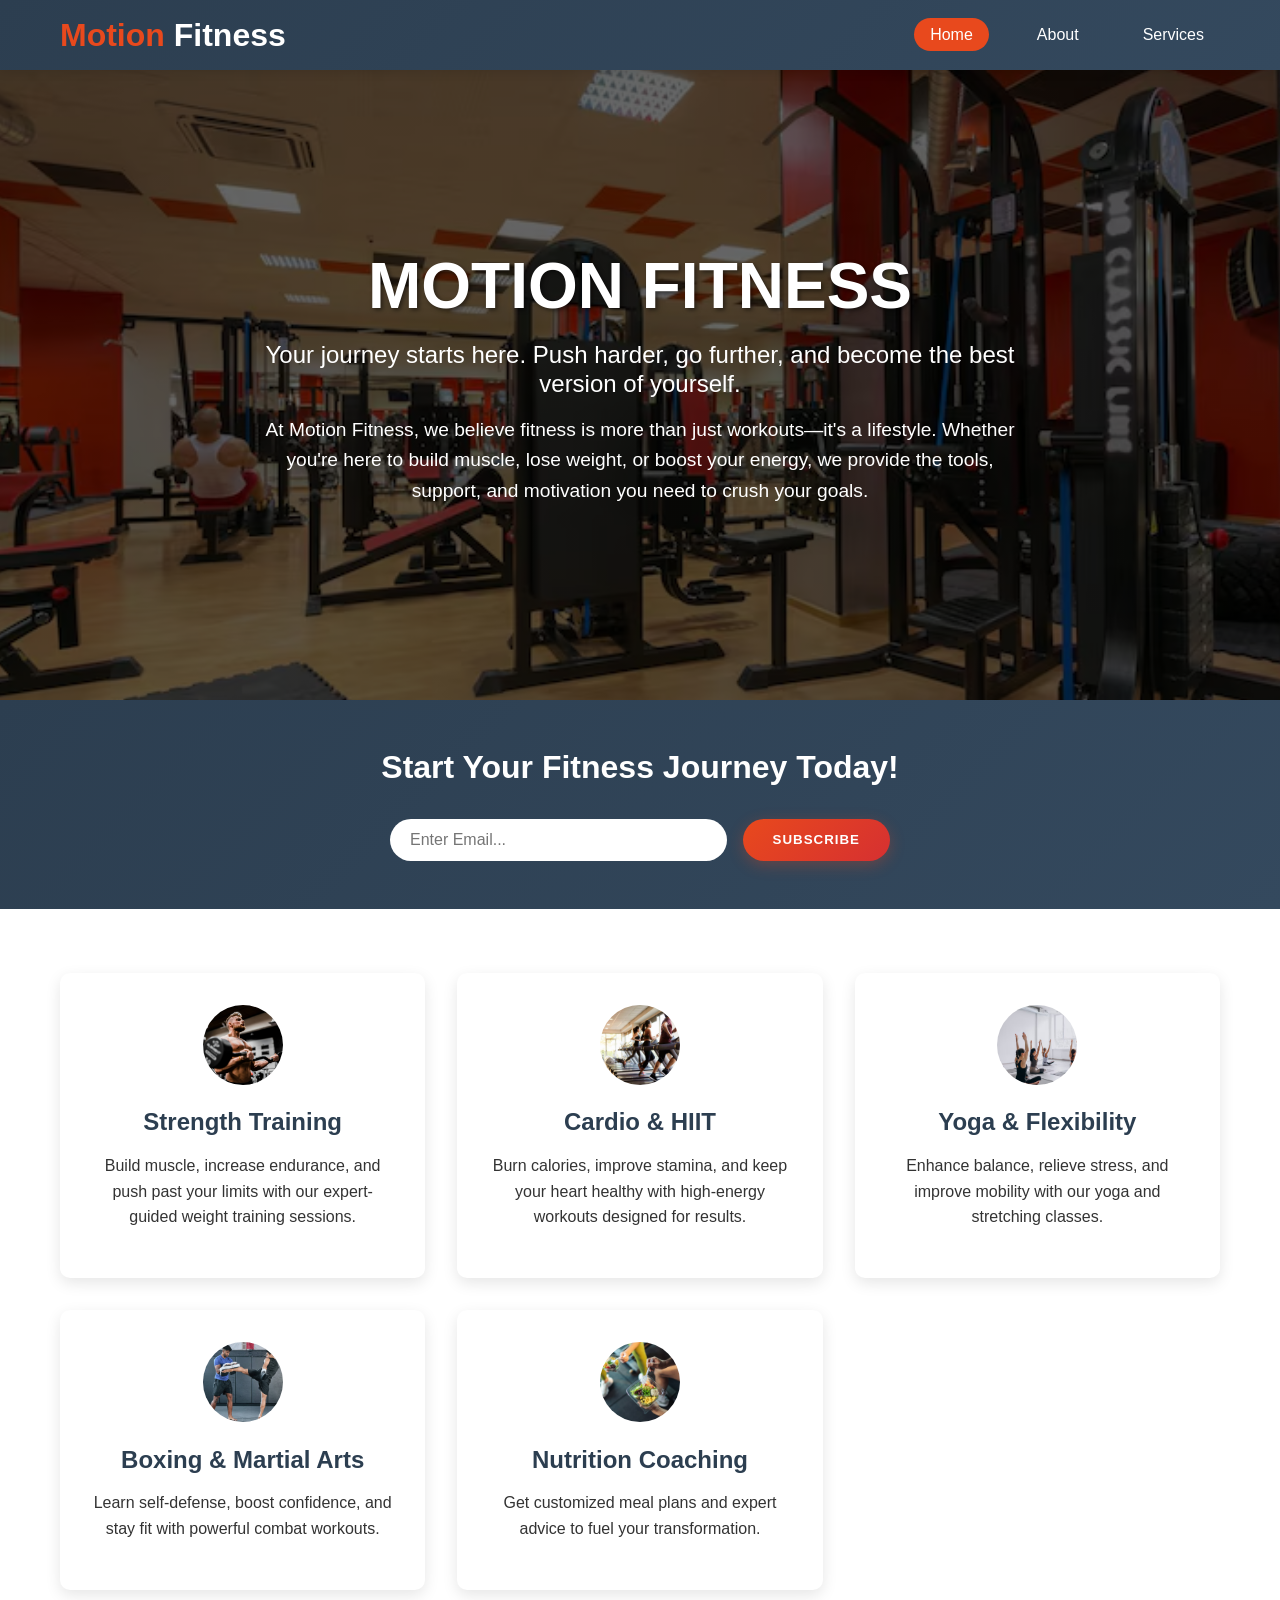
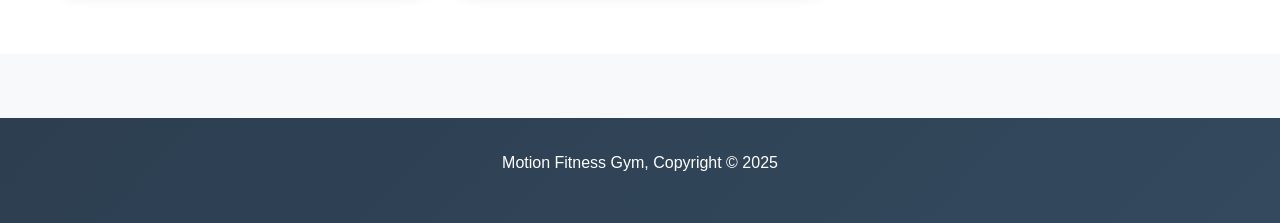
<file: GitHub/index.html>
<!DOCTYPE html>
<html lang="en">
<head>
    <meta charset="UTF-8">
    <meta name="viewport" content="width=device-width, initial-scale=1.0">
    <title>Motion Fitness Gym - Your Journey to Longevity Starts Here</title>
    <meta name="description" content="Motion Fitness Gym - Professional fitness training, strength building, cardio, yoga, and nutrition coaching. Start your fitness journey today!">
    <meta name="keywords" content="motion fitness gym, personal training, strength training, cardio, yoga, nutrition coaching, fitness classes">
    <link rel="stylesheet" href="CSS/style.css">
    <link rel="icon" href="img/icons8-gym-48.png">
</head>
<body>
    <header>
        <div class="container">
            <div id="branding">
                <h1><span class="highlight">Motion</span> Fitness</h1>
            </div>
            <nav>
                <ul>
                    <li class="current"><a href="index.html">Home</a></li>
                    <li><a href="about.html">About</a></li>
                    <li><a href="service.html">Services</a></li>
                </ul>
            </nav>
        </div>
    </header>

    <section id="showcase">
        <div class="container">
            <h1>MOTION FITNESS</h1>
            <h2>Your journey starts here. Push harder, go further, and become the best version of yourself.</h2>
            <p>At Motion Fitness, we believe fitness is more than just workouts—it's a lifestyle. Whether you're here to build muscle, lose weight, or boost your energy, we provide the tools, support, and motivation you need to crush your goals.</p>
        </div>
    </section>

    <section id="newsletter">
        <div class="container">
            <h1>Start Your Fitness Journey Today!</h1>
            <form id="newsletter-form">
                <input type="email" placeholder="Enter Email..." required>
                <button type="submit" class="button_1">Subscribe</button>
            </form>
        </div>
    </section>

    <section id="boxes">
        <div class="container">
            <div class="box">
                <img src="img/Strength.jpg" alt="Strength training equipment and weights">
                <h3>Strength Training</h3>
                <p>Build muscle, increase endurance, and push past your limits with our expert-guided weight training sessions.</p>
            </div>
            <div class="box">
                <img src="img/Cardio.jpg" alt="Cardio exercise equipment">
                <h3>Cardio & HIIT</h3>
                <p>Burn calories, improve stamina, and keep your heart healthy with high-energy workouts designed for results.</p>
            </div>
            <div class="box">
                <img src="img/Yoga.jpg" alt="Yoga and flexibility training">
                <h3>Yoga & Flexibility</h3>
                <p>Enhance balance, relieve stress, and improve mobility with our yoga and stretching classes.</p>
            </div>
            <div class="box">
                <img src="img/Boxing.jpg" alt="Boxing and martial arts training">
                <h3>Boxing & Martial Arts</h3>
                <p>Learn self-defense, boost confidence, and stay fit with powerful combat workouts.</p>
            </div>
            <div class="box">
                <img src="img/Nutrition.jpg" alt="Healthy nutrition and meal planning">
                <h3>Nutrition Coaching</h3>
                <p>Get customized meal plans and expert advice to fuel your transformation.</p>
            </div>
        </div>
    </section>

    <footer>
        <p>Motion Fitness Gym, Copyright &copy; 2025</p>
</footer>

<script src="script.js"></script>
</body>
</html>
</file>
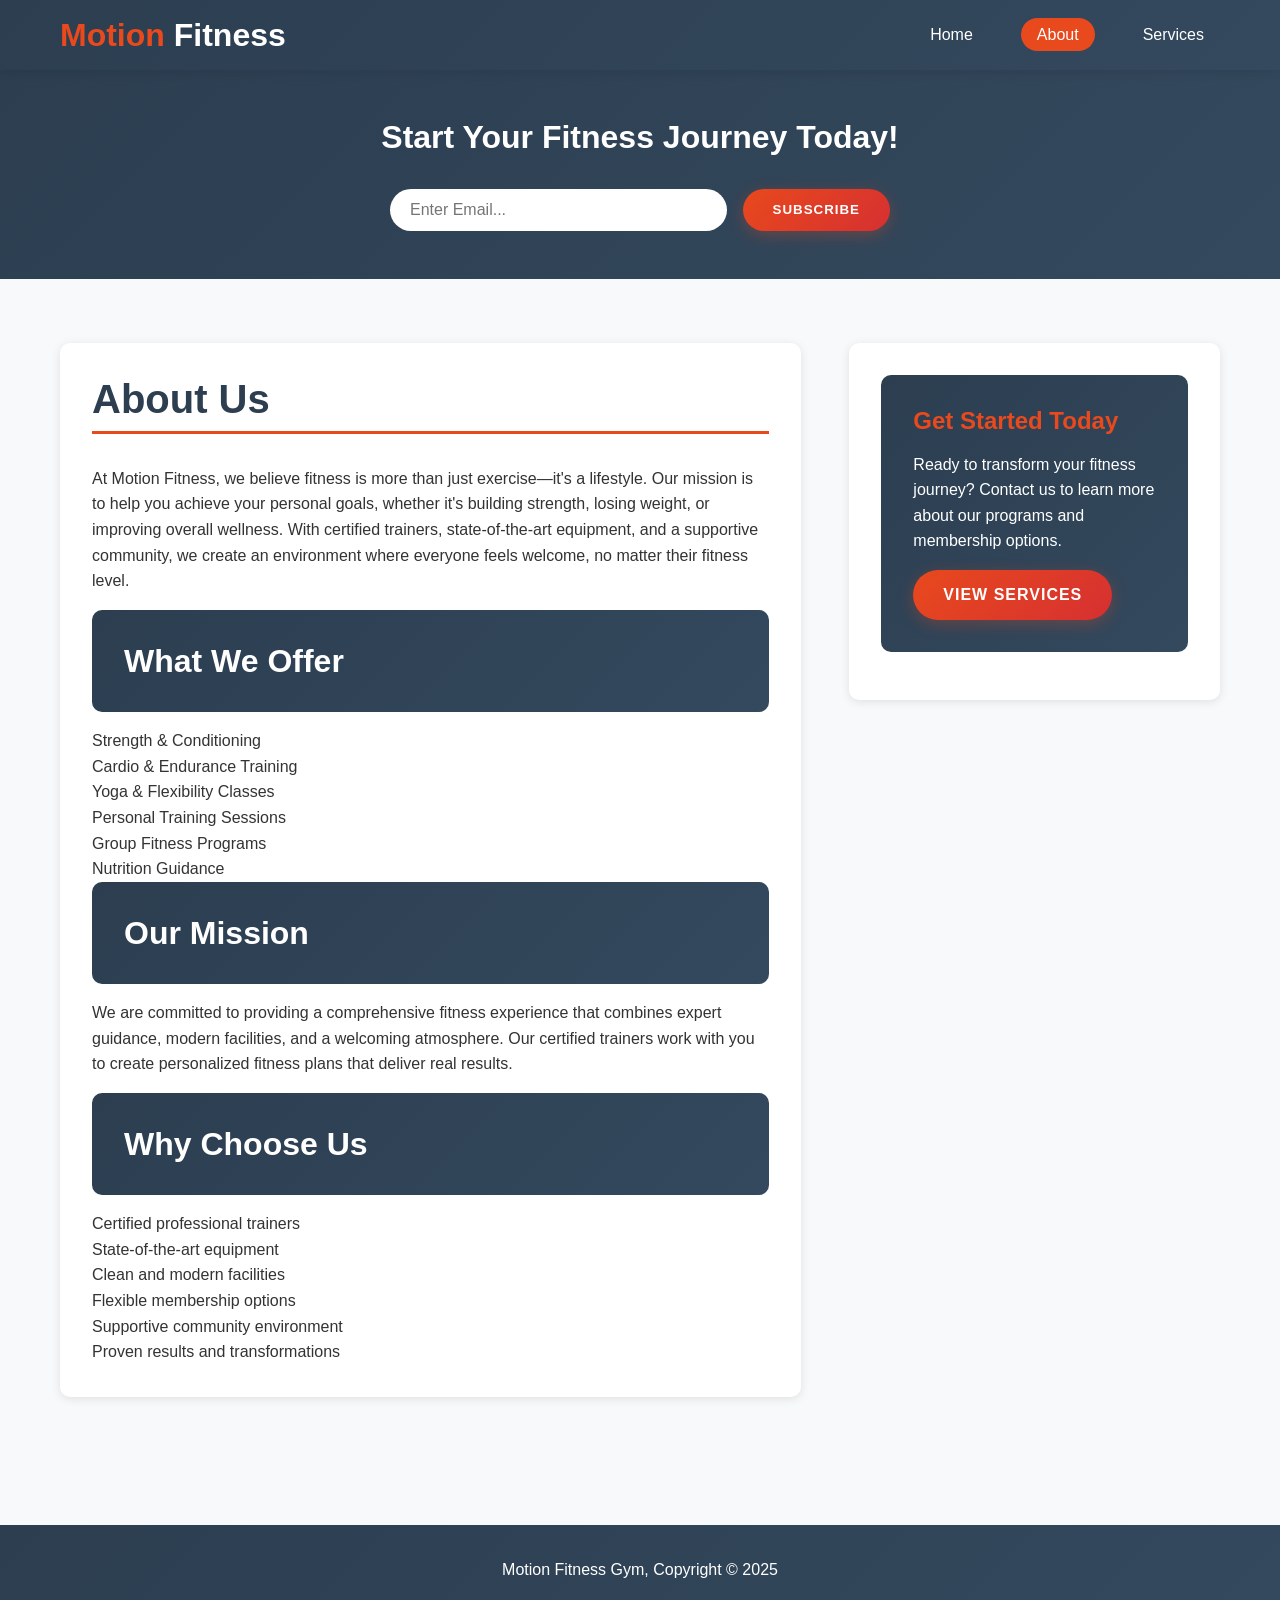
<file: GitHub/about.html>
<!DOCTYPE html>
<html lang="en">
<head>
    <meta charset="UTF-8">
    <meta name="viewport" content="width=device-width, initial-scale=1.0">
    <title>About Us - Motion Fitness Gym</title>
    <meta name="description" content="Learn about Motion Fitness Gym - Our mission, services, and commitment to helping you achieve your fitness goals.">
    <meta name="keywords" content="about motion fitness gym, gym mission, fitness services, personal training, group classes">
    <link rel="stylesheet" href="CSS/style.css">
    <link rel="icon" href="img/icons8-gym-48.png">
</head>
<body>
    <header>
        <div class="container">
            <div id="branding">
                <h1><span class="highlight">Motion</span> Fitness</h1>
            </div>
            <nav>
                <ul>
                    <li><a href="index.html">Home</a></li>
                    <li class="current"><a href="about.html">About</a></li>
                    <li><a href="service.html">Services</a></li>
                </ul>
            </nav>
        </div>
    </header>

    <section id="newsletter">
        <div class="container">
            <h1>Start Your Fitness Journey Today!</h1>
            <form id="newsletter-form">
                <input type="email" placeholder="Enter Email..." required>
                <button type="submit" class="button_1">Subscribe</button>
            </form>
        </div>
    </section>

    <section id="main">
        <div class="container">
            <article id="main-col">
                <h1 class="page-title">About Us</h1>
                <p>At Motion Fitness, we believe fitness is more than just exercise—it's a lifestyle. Our mission is to help you achieve your personal goals, whether it's building strength, losing weight, or improving overall wellness. With certified trainers, state-of-the-art equipment, and a supportive community, we create an environment where everyone feels welcome, no matter their fitness level.</p>

                <h2 class="dark">What We Offer</h2>
                <ul>
                    <li>Strength & Conditioning</li>
                    <li>Cardio & Endurance Training</li>
                    <li>Yoga & Flexibility Classes</li>
                    <li>Personal Training Sessions</li>
                    <li>Group Fitness Programs</li>
                    <li>Nutrition Guidance</li>
                </ul>

                <h2 class="dark">Our Mission</h2>
                <p>We are committed to providing a comprehensive fitness experience that combines expert guidance, modern facilities, and a welcoming atmosphere. Our certified trainers work with you to create personalized fitness plans that deliver real results.</p>

                <h2 class="dark">Why Choose Us</h2>
                <ul>
                    <li>Certified professional trainers</li>
                    <li>State-of-the-art equipment</li>
                    <li>Clean and modern facilities</li>
                    <li>Flexible membership options</li>
                    <li>Supportive community environment</li>
                    <li>Proven results and transformations</li>
                </ul>
            </article>

            <aside id="sidebar">
                <div class="dark">
                    <h3>Get Started Today</h3>
                    <p>Ready to transform your fitness journey? Contact us to learn more about our programs and membership options.</p>
                    <a href="service.html" class="button_1">View Services</a>
                </div>
            </aside>
        </div>
    </section>

    <footer>
        <p>Motion Fitness Gym, Copyright &copy; 2025</p>
    </footer>


</body>
</html>
</file>
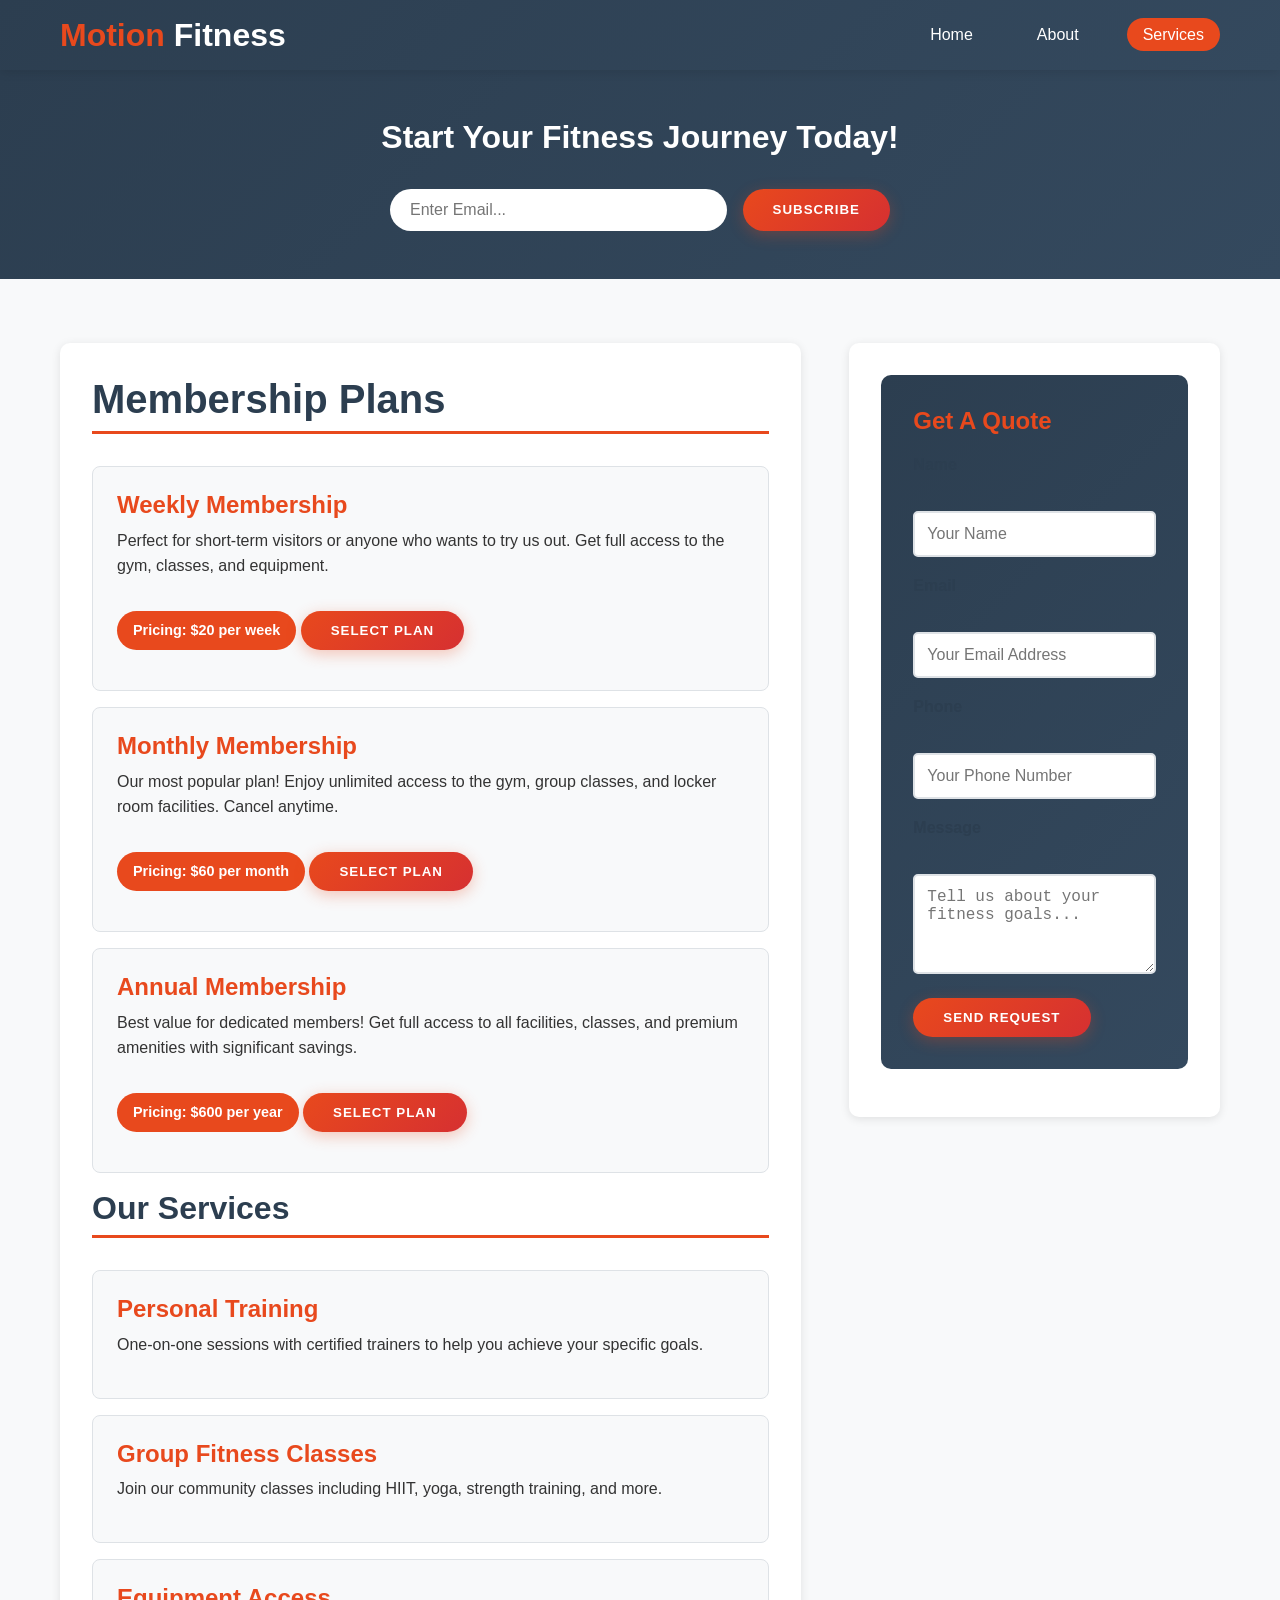
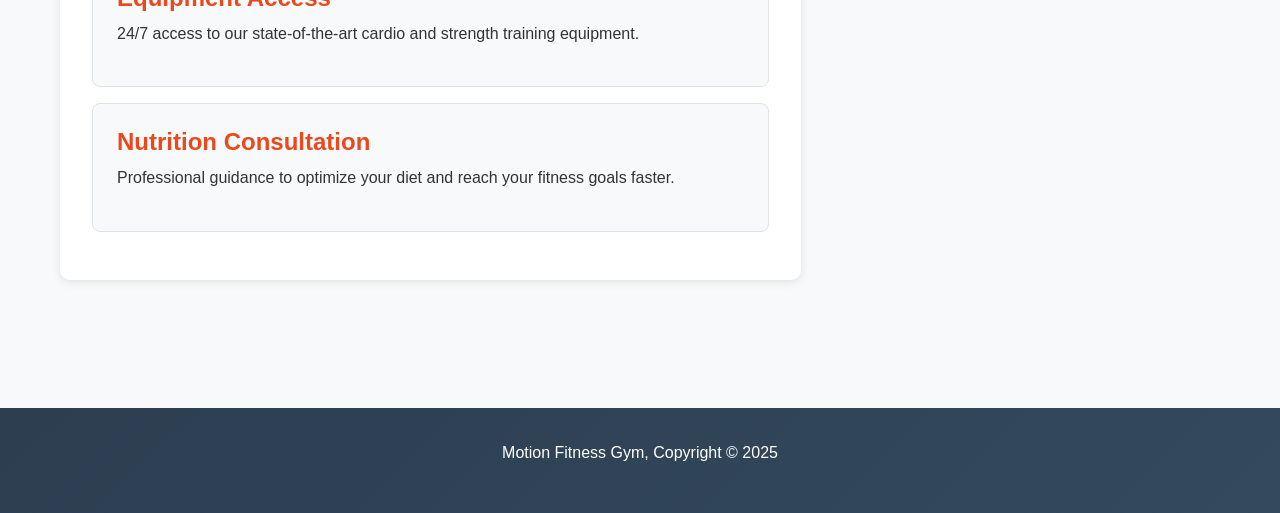
<file: GitHub/service.html>
<!DOCTYPE html>
<html lang="en">
<head>
    <meta charset="UTF-8">
    <meta name="viewport" content="width=device-width, initial-scale=1.0">
    <title>Services & Membership - Motion Fitness Gym</title>
    <meta name="description" content="Motion Fitness Gym membership plans and services - Weekly, Monthly, and Annual memberships with full gym access.">
    <meta name="keywords" content="gym membership plans, fitness services, weekly membership, monthly membership, annual membership, personal training">
    <link rel="stylesheet" href="CSS/style.css">
    <link rel="icon" href="img/icons8-gym-48.png">
</head>
<body>
    <header>
        <div class="container">
            <div id="branding">
                <h1><span class="highlight">Motion</span> Fitness</h1>
            </div>
            <nav>
                <ul>
                    <li><a href="index.html">Home</a></li>
                    <li><a href="about.html">About</a></li>
                    <li class="current"><a href="service.html">Services</a></li>
                </ul>
            </nav>
        </div>
    </header>

    <section id="newsletter">
        <div class="container">
            <h1>Start Your Fitness Journey Today!</h1>
            <form id="newsletter-form">
                <input type="email" placeholder="Enter Email..." required>
                <button type="submit" class="button_1">Subscribe</button>
            </form>
        </div>
    </section>

    <section id="main">
        <div class="container">
            <article id="main-col">
                <h1 class="page-title">Membership Plans</h1>
                <ul id="services">
                    <li>
                        <h3>Weekly Membership</h3>
                        <p>Perfect for short-term visitors or anyone who wants to try us out. Get full access to the gym, classes, and equipment.</p>
                        <p class="pricing"><strong>Pricing: $20 per week</strong></p>
                        <button class="button_1 select-plan" data-plan="weekly">Select Plan</button>
                    </li>
                    <li>
                        <h3>Monthly Membership</h3>
                        <p>Our most popular plan! Enjoy unlimited access to the gym, group classes, and locker room facilities. Cancel anytime.</p>
                        <p class="pricing"><strong>Pricing: $60 per month</strong></p>
                        <button class="button_1 select-plan" data-plan="monthly">Select Plan</button>
                    </li>
                    <li>
                        <h3>Annual Membership</h3>
                        <p>Best value for dedicated members! Get full access to all facilities, classes, and premium amenities with significant savings.</p>
                        <p class="pricing"><strong>Pricing: $600 per year</strong></p>
                        <button class="button_1 select-plan" data-plan="annual">Select Plan</button>
                    </li>
                </ul>

                <h2 class="page-title">Our Services</h2>
                <ul id="services">
                    <li>
                        <h3>Personal Training</h3>
                        <p>One-on-one sessions with certified trainers to help you achieve your specific goals.</p>
                    </li>
                    <li>
                        <h3>Group Fitness Classes</h3>
                        <p>Join our community classes including HIIT, yoga, strength training, and more.</p>
                    </li>
                    <li>
                        <h3>Equipment Access</h3>
                        <p>24/7 access to our state-of-the-art cardio and strength training equipment.</p>
                    </li>
                    <li>
                        <h3>Nutrition Consultation</h3>
                        <p>Professional guidance to optimize your diet and reach your fitness goals faster.</p>
                    </li>
                </ul>
            </article>

            <aside id="sidebar">
                <div class="dark">
                    <h3>Get A Quote</h3>
                    <form class="quote" id="quote-form">
                        <div>
                            <label>Name</label><br>
                            <input type="text" placeholder="Your Name" required>
                        </div>
                        <div>
                            <label>Email</label><br>
                            <input type="email" placeholder="Your Email Address" required>
                        </div>
                        <div>
                            <label>Phone</label><br>
                            <input type="tel" placeholder="Your Phone Number" required>
                        </div>
                        <div>
                            <label>Message</label><br>
                            <textarea placeholder="Tell us about your fitness goals..." required></textarea>
                        </div>
                        <button class="button_1" type="submit">Send Request</button>
                    </form>
                </div>
            </aside>
        </div>
    </section>

    <footer>
        <p>Motion Fitness Gym, Copyright &copy; 2025</p>
    </footer>


</body>
</html>
</file>
<file: GitHub/CSS/style.css>
/* Reset and Base Styles */
* {
  margin: 0;
  padding: 0;
  box-sizing: border-box;
}

body {
  font-family: 'Segoe UI', Tahoma, Geneva, Verdana, sans-serif;
  line-height: 1.6;
  color: #333;
  background-color: #f8f9fa;
}

.container {
  max-width: 1200px;
  margin: 0 auto;
  padding: 0 20px;
}

/* Typography */
h1, h2, h3, h4, h5, h6 {
  margin-bottom: 1rem;
  font-weight: 600;
  line-height: 1.2;
}

h1 { font-size: 2.5rem; }
h2 { font-size: 2rem; }
h3 { font-size: 1.5rem; }

p {
  margin-bottom: 1rem;
}

ul {
  list-style: none;
}

/* Buttons */
.button_1 {
  display: inline-block;
  background: linear-gradient(135deg, #e8491d, #d63031);
  color: white;
  padding: 12px 30px;
  border: none;
  border-radius: 25px;
  text-decoration: none;
  font-weight: 600;
  text-transform: uppercase;
  letter-spacing: 1px;
  transition: all 0.3s ease;
  cursor: pointer;
  box-shadow: 0 4px 15px rgba(232, 73, 29, 0.3);
}

.button_1:hover {
  background: linear-gradient(135deg, #d63031, #e8491d);
  transform: translateY(-2px);
  box-shadow: 0 6px 20px rgba(232, 73, 29, 0.4);
}

.button_1:active {
  transform: translateY(0);
}

/* Header */
header {
  background: linear-gradient(135deg, #2c3e50, #34495e);
  color: white;
  padding: 1rem 0;
  box-shadow: 0 2px 10px rgba(0,0,0,0.1);
  position: sticky;
  top: 0;
  z-index: 1000;
}

header .container {
  display: flex;
  justify-content: space-between;
  align-items: center;
}

header #branding h1 {
  font-size: 2rem;
  margin: 0;
}

header .highlight {
  color: #e8491d;
}

header nav ul {
  display: flex;
  gap: 2rem;
}

header nav a {
  color: white;
  text-decoration: none;
  font-weight: 500;
  padding: 0.5rem 1rem;
  border-radius: 20px;
  transition: all 0.3s ease;
}

header nav a:hover,
header .current a {
  background-color: #e8491d;
  color: white;
}

/* Showcase */
#showcase {
  background: linear-gradient(rgba(0,0,0,0.6), rgba(0,0,0,0.6)), url('../img/shwcase.jpg');
  background-size: cover;
  background-position: center;
  background-attachment: fixed;
  min-height: 70vh;
  display: flex;
  align-items: center;
  text-align: center;
  color: white;
}

#showcase .container {
  max-width: 800px;
}

#showcase h1 {
  font-size: 4rem;
  margin-bottom: 1rem;
  text-shadow: 2px 2px 4px rgba(0,0,0,0.5);
  animation: fadeInUp 1s ease-out;
}

#showcase h2 {
  font-size: 1.5rem;
  margin-bottom: 1rem;
  font-weight: 300;
  animation: fadeInUp 1s ease-out 0.2s both;
}

#showcase p {
  font-size: 1.2rem;
  animation: fadeInUp 1s ease-out 0.4s both;
}

/* Newsletter */
#newsletter {
  background: linear-gradient(135deg, #2c3e50, #34495e);
  color: white;
  padding: 3rem 0;
  text-align: center;
}

#newsletter h1 {
  font-size: 2rem;
  margin-bottom: 2rem;
}

#newsletter form {
  display: flex;
  justify-content: center;
  gap: 1rem;
  max-width: 500px;
  margin: 0 auto;
}

#newsletter input[type="email"] {
  flex: 1;
  padding: 12px 20px;
  border: none;
  border-radius: 25px;
  font-size: 1rem;
  outline: none;
}

/* Boxes */
#boxes {
  padding: 4rem 0;
  background: white;
}

#boxes .container {
  display: grid;
  grid-template-columns: repeat(auto-fit, minmax(280px, 1fr));
  gap: 2rem;
}

#boxes .box {
  background: white;
  padding: 2rem;
  border-radius: 10px;
  box-shadow: 0 5px 15px rgba(0,0,0,0.1);
  text-align: center;
  transition: transform 0.3s ease, box-shadow 0.3s ease;
}

#boxes .box:hover {
  transform: translateY(-5px);
  box-shadow: 0 10px 25px rgba(0,0,0,0.15);
}

#boxes .box img {
  width: 80px;
  height: 80px;
  border-radius: 50%;
  margin-bottom: 1rem;
  object-fit: cover;
}

#boxes .box h3 {
  color: #2c3e50;
  margin-bottom: 1rem;
}

/* Main Content */
#main {
  padding: 4rem 0;
  background: #f8f9fa;
}

#main .container {
  display: grid;
  grid-template-columns: 2fr 1fr;
  gap: 3rem;
}

article#main-col {
  background: white;
  padding: 2rem;
  border-radius: 10px;
  box-shadow: 0 2px 10px rgba(0,0,0,0.1);
}

aside#sidebar {
  background: white;
  padding: 2rem;
  border-radius: 10px;
  box-shadow: 0 2px 10px rgba(0,0,0,0.1);
  height: fit-content;
}

.page-title {
  color: #2c3e50;
  border-bottom: 3px solid #e8491d;
  padding-bottom: 0.5rem;
  margin-bottom: 2rem;
}

/* Services */
ul#services li {
  background: #f8f9fa;
  border: 1px solid #dee2e6;
  border-radius: 8px;
  padding: 1.5rem;
  margin-bottom: 1rem;
  transition: all 0.3s ease;
}

ul#services li:hover {
  background: white;
  box-shadow: 0 3px 10px rgba(0,0,0,0.1);
  transform: translateX(5px);
}

ul#services h3 {
  color: #e8491d;
  margin-bottom: 0.5rem;
}

.pricing {
  background: #e8491d;
  color: white;
  padding: 0.5rem 1rem;
  border-radius: 20px;
  display: inline-block;
  margin: 1rem 0;
  font-size: 0.9rem;
}

/* Forms */
.quote input,
.quote textarea {
  width: 100%;
  padding: 12px;
  border: 2px solid #dee2e6;
  border-radius: 5px;
  margin-bottom: 1rem;
  font-size: 1rem;
  transition: border-color 0.3s ease;
}

.quote input:focus,
.quote textarea:focus {
  outline: none;
  border-color: #e8491d;
}

.quote label {
  display: block;
  margin-bottom: 0.5rem;
  font-weight: 600;
  color: #2c3e50;
}

.quote textarea {
  min-height: 100px;
  resize: vertical;
}

/* Footer */
footer {
  background: linear-gradient(135deg, #2c3e50, #34495e);
  color: white;
  text-align: center;
  padding: 2rem 0;
  margin-top: 4rem;
}

/* Dark sections */
.dark {
  background: linear-gradient(135deg, #2c3e50, #34495e);
  color: white;
  padding: 2rem;
  border-radius: 10px;
  margin-bottom: 1rem;
}

.dark h3 {
  margin-bottom: 1rem;
  color: #e8491d;
}

/* Animations */
@keyframes fadeInUp {
  from {
    opacity: 0;
    transform: translateY(30px);
  }
  to {
    opacity: 1;
    transform: translateY(0);
  }
}

/* Responsive Design */
@media (max-width: 768px) {
  header .container {
    flex-direction: column;
    gap: 1rem;
  }

  header nav ul {
    gap: 1rem;
  }

  #showcase h1 {
    font-size: 2.5rem;
  }

  #showcase h2 {
    font-size: 1.2rem;
  }

  #newsletter form {
    flex-direction: column;
    align-items: center;
  }

  #newsletter input[type="email"] {
    width: 100%;
    margin-bottom: 1rem;
  }

  #main .container {
    grid-template-columns: 1fr;
    gap: 2rem;
  }

  #boxes .container {
    grid-template-columns: 1fr;
    gap: 1.5rem;
  }

  .container {
    padding: 0 15px;
  }
}

@media (max-width: 480px) {
  #showcase h1 {
    font-size: 2rem;
  }

  #showcase h2 {
    font-size: 1rem;
  }

  #showcase p {
    font-size: 1rem;
  }

  .button_1 {
    padding: 10px 20px;
    font-size: 0.9rem;
  }
}
</file>
